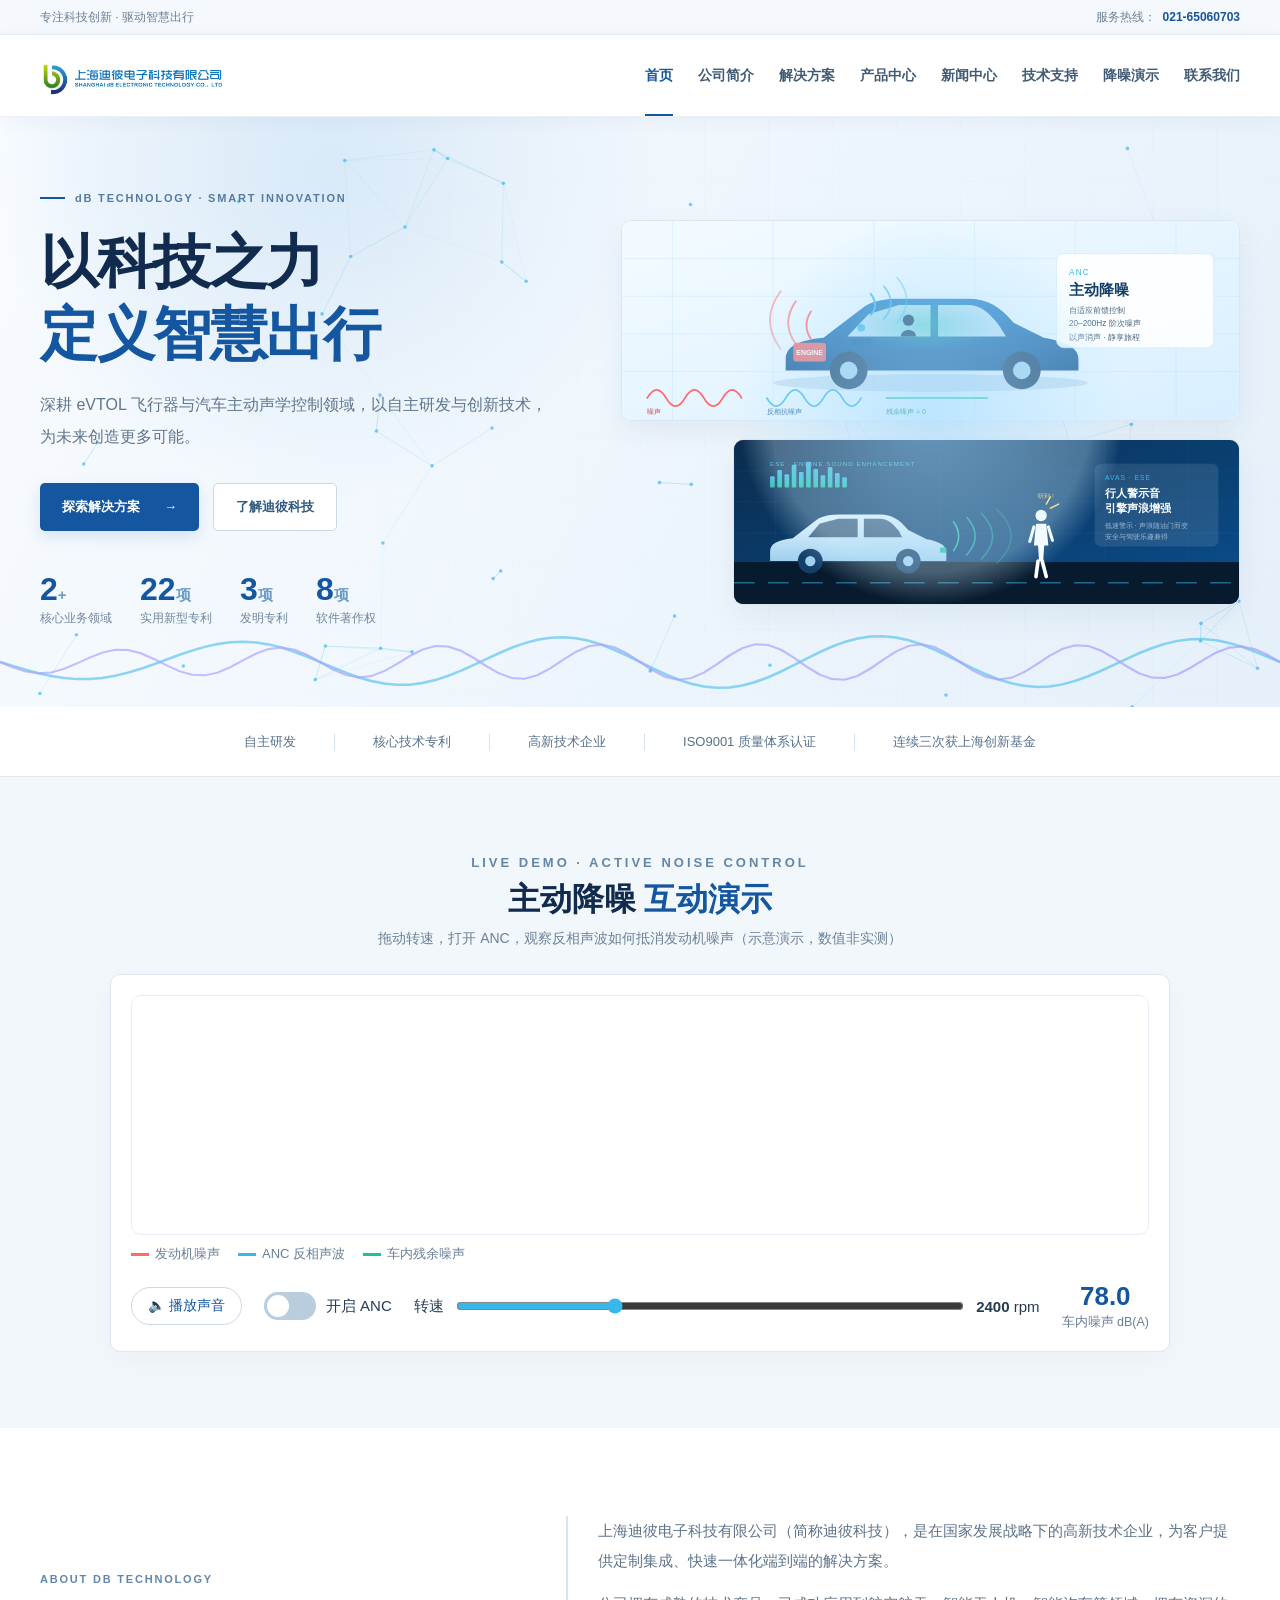
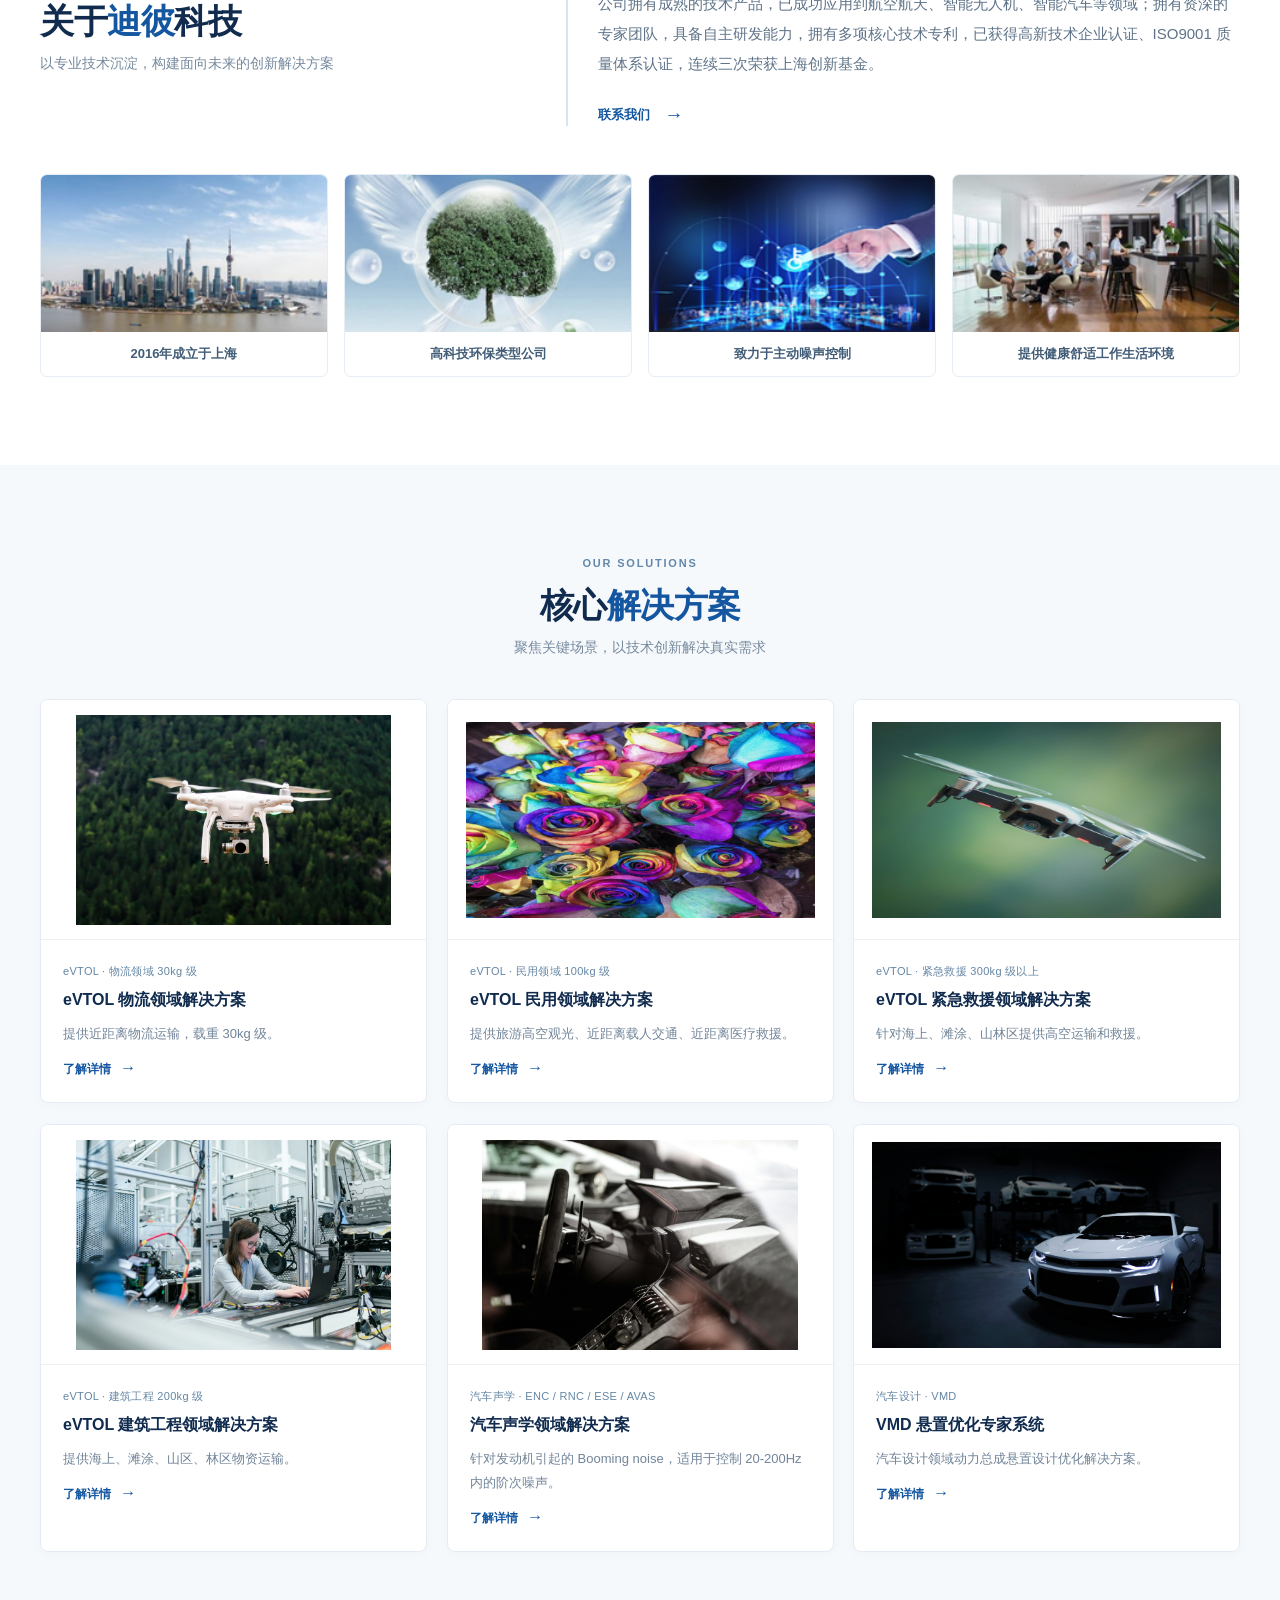
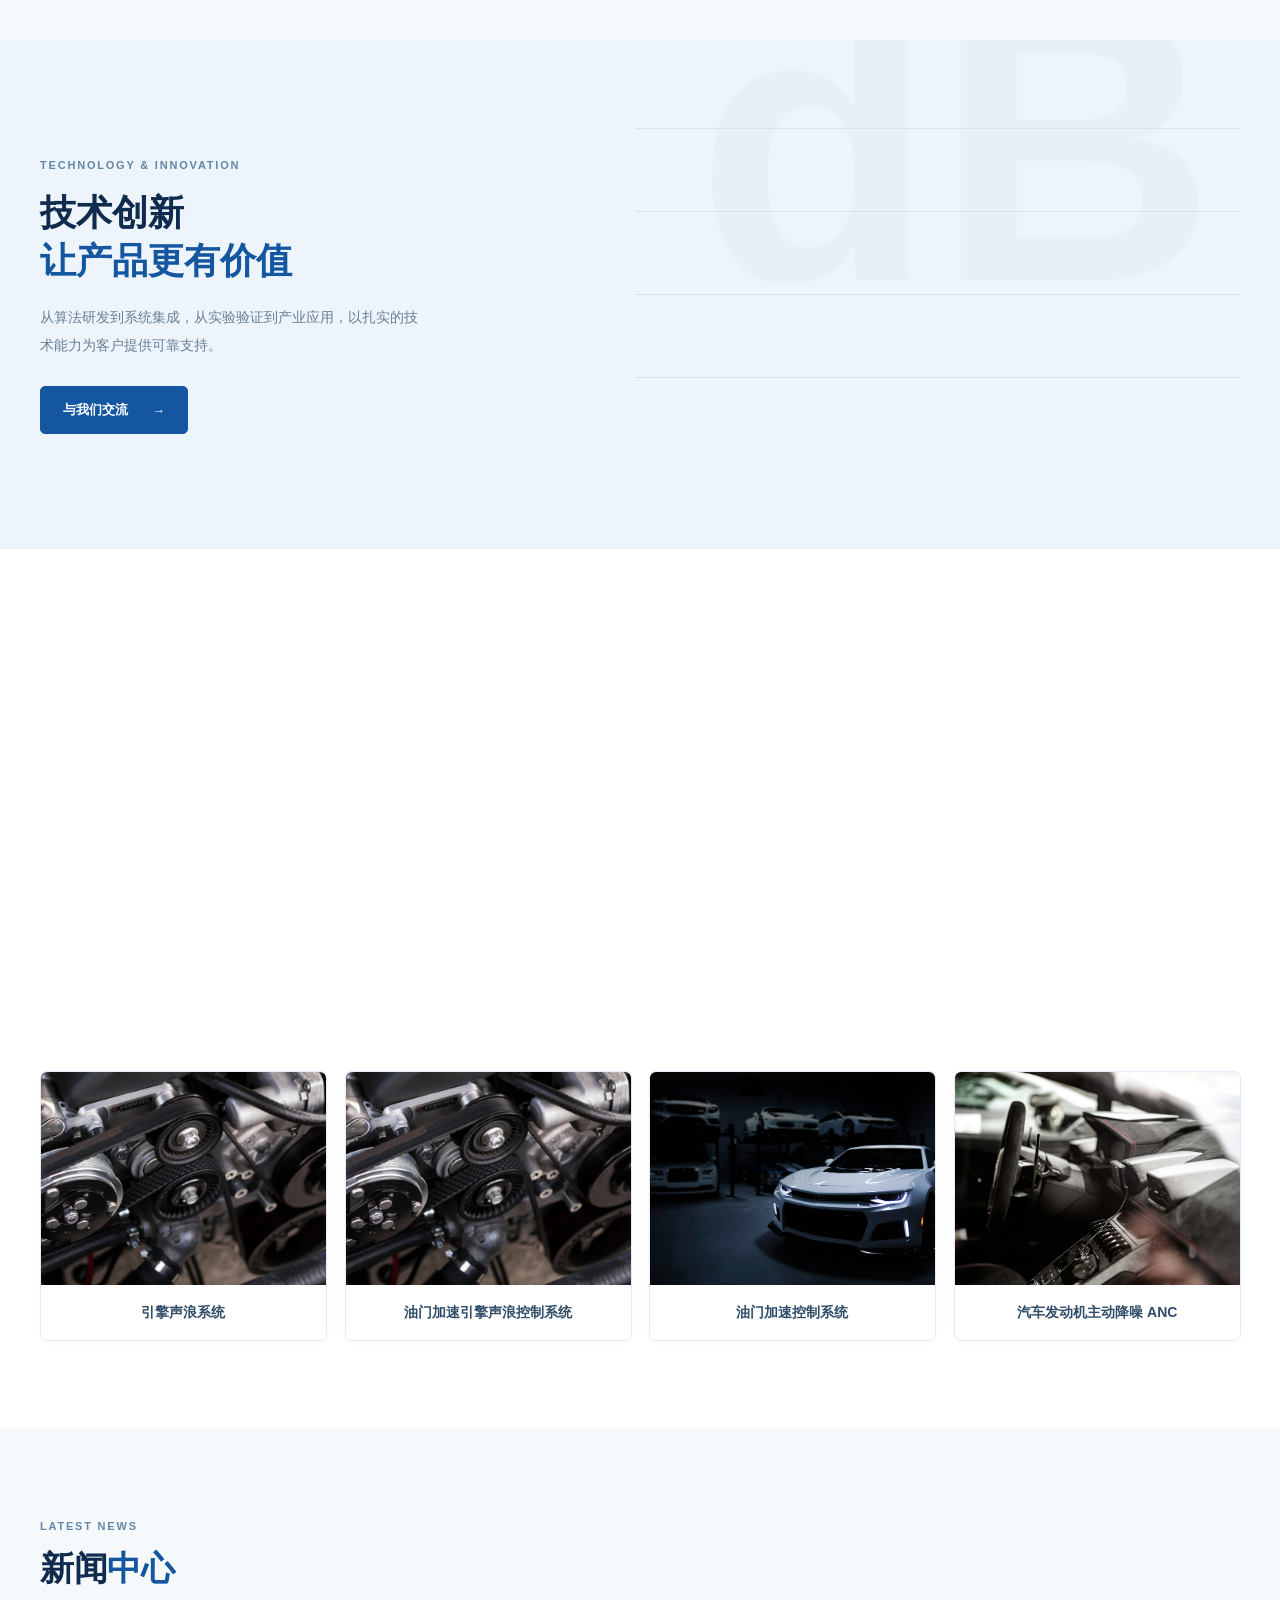
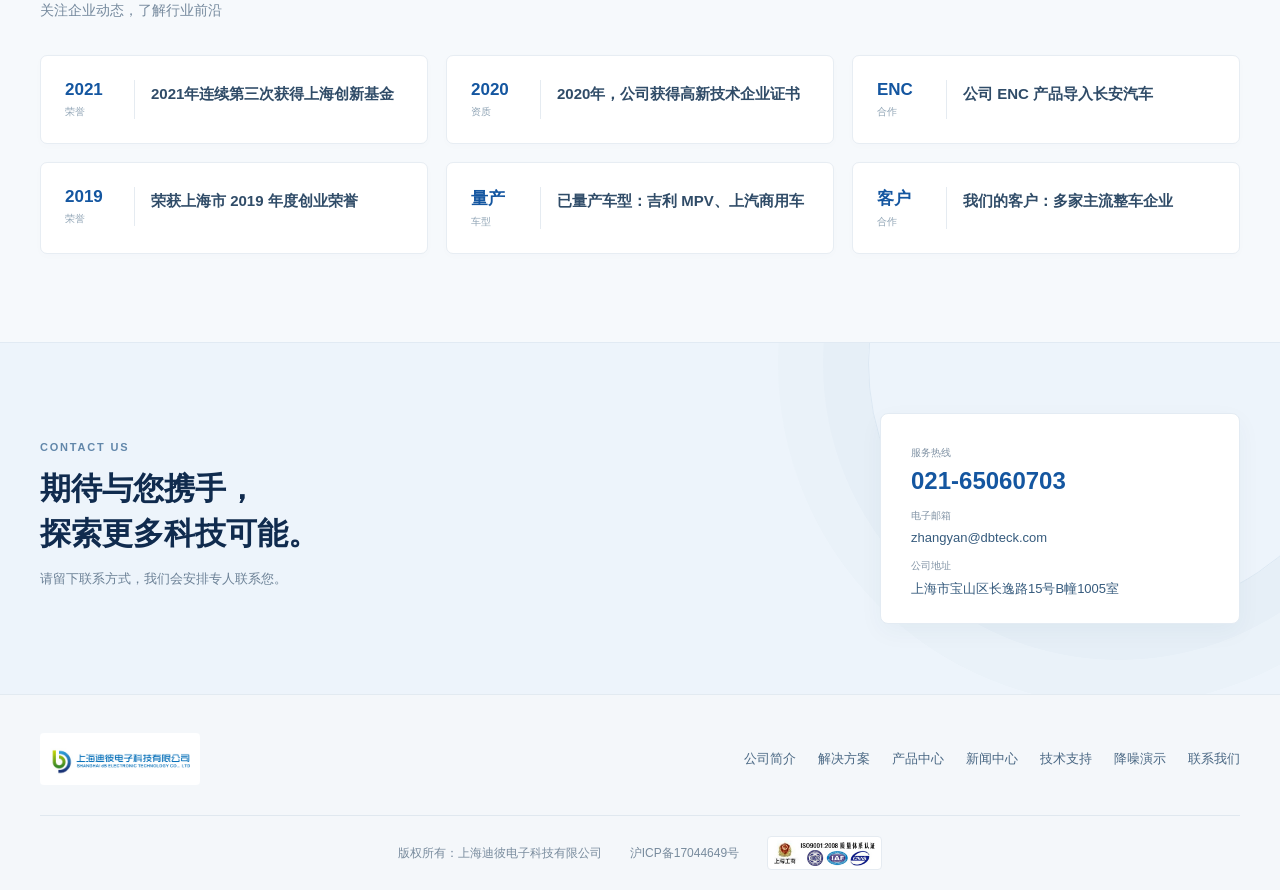
<file: dbtech_website_final/index.html>
<!DOCTYPE html>
<html lang="zh-CN">
<head>
  <meta charset="UTF-8">
  <meta name="viewport" content="width=device-width, initial-scale=1.0">
  <meta name="description" content="上海迪彼电子科技有限公司，专注 eVTOL 飞行器解决方案与汽车主动降噪技术。">
  <title>上海迪彼电子科技有限公司 - 科技连接未来</title>
  <link rel="stylesheet" href="styles.css">
  <link rel="stylesheet" href="tech.css">
  <link rel="stylesheet" href="tech-light.css">
  <link rel="stylesheet" href="hero-impact.css">
  <link rel="stylesheet" href="corporate.css">
</head>
<body>
  <div class="topline">
    <div class="container topbar">
      <span>专注科技创新 · 驱动智慧出行</span>
      <div class="top-contact">服务热线：<a href="tel:02165060703">021-65060703</a></div>
    </div>
  </div>

  <header class="site-header">
    <div class="container header-inner">
      <a class="brand" href="#home" aria-label="上海迪彼电子科技有限公司首页">
        <img src="images/logo.jpg" alt="上海迪彼电子科技有限公司 SHANGHAI dB ELECTRONIC TECHNOLOGY CO., LTD">
      </a>
      <button class="menu-toggle" aria-label="打开导航" aria-expanded="false"><span></span><span></span><span></span></button>
      <nav class="main-nav">
        <a class="active" href="#home">首页</a>
 <a href="#about">公司简介</a>
        <a href="#solutions">解决方案</a>
        <a href="#products">产品中心</a>
 <a href="#news">新闻中心</a>
 <a href="#technology">技术支持</a><a href="#anc-demo">降噪演示</a>
 <a href="#contact">联系我们</a>
      </nav>
    </div>
  </header>

  <main>
    <section class="hero" id="home">
      <div class="hero-grid"></div>
      <div class="container hero-content">
 <div class="hero-text">
   <div class="eyebrow"><span></span> dB TECHNOLOGY · SMART INNOVATION</div>
          <h1>以科技之力<br><em>定义智慧出行</em></h1>
   <p>深耕 eVTOL 飞行器与汽车主动声学控制领域，以自主研发与创新技术，为未来创造更多可能。</p>
   <div class="hero-actions">
     <a class="btn btn-primary" href="#solutions">探索解决方案 <span>→</span></a>
     <a class="btn btn-ghost" href="#about">了解迪彼科技</a>
   </div>
          <div class="hero-stats">
     <div><strong>2<span>+</span></strong><small>核心业务领域</small></div>
     <div><strong>22<span>项</span></strong><small>实用新型专利</small></div>
     <div><strong>3<span>项</span></strong><small>发明专利</small></div>
            <div><strong>8<span>项</span></strong><small>软件著作权</small></div>
          </div>
        </div>
 <div class="hero-visual">
          <div class="visual-glow"></div>
   <figure class="hero-card">
     <img src="images/hero-anc.svg" alt="ANC 主动降噪：以反相声波抵消发动机噪声">
          </figure>
          <figure class="hero-card hero-card-2">
     <img src="images/hero-avas.svg" alt="AVAS 行人警示音与 ESE 引擎声浪增强">
          </figure>
        </div>
      </div>
    </section>

    <section class="trust-strip">
      <div class="container trust-inner">
 <span>自主研发</span><i></i><span>核心技术专利</span><i></i><span>高新技术企业</span><i></i><span>ISO9001 质量体系认证</span><i></i><span>连续三次获上海创新基金</span>
      </div>
    </section>

    <section class="anc-section" id="anc-demo">
      <div class="anc-wrap">
        <div class="anc-head">
          <span class="section-en">LIVE DEMO · ACTIVE NOISE CONTROL</span>
          <h2>主动降噪 <span>互动演示</span></h2>
          <p>拖动转速，打开 ANC，观察反相声波如何抵消发动机噪声（示意演示，数值非实测）</p>
        </div>
        <div class="anc-panel">
          <canvas id="ancCanvas" aria-label="主动降噪波形演示"></canvas>
          <div class="anc-legend"><span class="l1">发动机噪声</span><span class="l2">ANC 反相声波</span><span class="l3">车内残余噪声</span></div>
          <div class="anc-controls">
            <button type="button" class="anc-sound" id="ancSound" aria-pressed="false">🔈 播放声音</button>
     <label class="anc-switch"><input type="checkbox" id="ancSwitch"><i></i><span>开启 ANC</span></label>
            <label class="anc-slider"><span>转速</span><input type="range" id="ancRpm" min="800" max="6000" value="2400" step="100"><span><b id="ancRpmOut">2400</b> rpm</span></label>
            <div class="anc-readout"><div><b id="ancDb">78.0</b><small>车内噪声 dB(A)</small></div></div>
          </div>
        </div>
      </div>
    </section>
    <section class="section about-section" id="about">
      <div class="container">
        <div class="about-layout">
   <div class="section-heading">
     <span class="section-en">ABOUT DB TECHNOLOGY</span>
     <h2>关于<span>迪彼</span>科技</h2>
     <p>以专业技术沉淀，构建面向未来的创新解决方案</p>
   </div>
          <div class="about-copy">
     <p>上海迪彼电子科技有限公司（简称迪彼科技），是在国家发展战略下的高新技术企业，为客户提供定制集成、快速一体化端到端的解决方案。</p>
     <p>公司拥有成熟的技术产品，已成功应用到航空航天、智能无人机、智能汽车等领域；拥有资深的专家团队，具备自主研发能力，拥有多项核心技术专利，已获得高新技术企业认证、ISO9001 质量体系认证，连续三次荣获上海创新基金。</p>
     <a class="text-link" href="#contact">联系我们 <span>→</span></a>
   </div>
        </div>
        <div class="about-photos">
          <figure><img loading="lazy" src="images/about-1.jpg" alt="上海外滩"><figcaption>2016年成立于上海</figcaption></figure>
          <figure><img loading="lazy" src="images/about-2.jpg" alt="环保"><figcaption>高科技环保类型公司</figcaption></figure>
   <figure><img loading="lazy" src="images/about-3.jpg" alt="主动噪声控制"><figcaption>致力于主动噪声控制</figcaption></figure>
   <figure><img loading="lazy" src="images/about-4.jpg" alt="办公环境"><figcaption>提供健康舒适工作生活环境</figcaption></figure>
        </div>
      </div>
    </section>

    <section class="section solutions-section" id="solutions">
      <div class="container">
        <div class="section-heading centered">
   <span class="section-en">OUR SOLUTIONS</span>
   <h2>核心<span>解决方案</span></h2>
   <p>聚焦关键场景，以技术创新解决真实需求</p>
 </div>
        <div class="solution-grid">
   <article class="solution-card"><div class="solution-img"><img loading="lazy" src="images/sol-2.jpg" alt="eVTOL 物流领域"></div><div class="solution-info"><span class="card-kicker">eVTOL · 物流领域 30kg 级</span><h3>eVTOL 物流领域解决方案</h3><p>提供近距离物流运输，载重 30kg 级。</p><a href="#contact">了解详情 <b>→</b></a></div></article>
          <article class="solution-card"><div class="solution-img"><img loading="lazy" src="images/sol-3.jpg" alt="eVTOL 民用领域"></div><div class="solution-info"><span class="card-kicker">eVTOL · 民用领域 100kg 级</span><h3>eVTOL 民用领域解决方案</h3><p>提供旅游高空观光、近距离载人交通、近距离医疗救援。</p><a href="#contact">了解详情 <b>→</b></a></div></article>
   <article class="solution-card"><div class="solution-img"><img loading="lazy" src="images/sol-1.jpg" alt="eVTOL 紧急救援领域"></div><div class="solution-info"><span class="card-kicker">eVTOL · 紧急救援 300kg 级以上</span><h3>eVTOL 紧急救援领域解决方案</h3><p>针对海上、滩涂、山林区提供高空运输和救援。</p><a href="#contact">了解详情 <b>→</b></a></div></article>
          <article class="solution-card"><div class="solution-img"><img loading="lazy" src="images/sol-4.jpg" alt="eVTOL 建筑工程领域"></div><div class="solution-info"><span class="card-kicker">eVTOL · 建筑工程 200kg 级</span><h3>eVTOL 建筑工程领域解决方案</h3><p>提供海上、滩涂、山区、林区物资运输。</p><a href="#contact">了解详情 <b>→</b></a></div></article>
   <article class="solution-card"><div class="solution-img"><img loading="lazy" src="images/sol-5.jpg" alt="汽车声学领域"></div><div class="solution-info"><span class="card-kicker">汽车声学 · ENC / RNC / ESE / AVAS</span><h3>汽车声学领域解决方案</h3><p>针对发动机引起的 Booming noise，适用于控制 20-200Hz 内的阶次噪声。</p><a href="#contact">了解详情 <b>→</b></a></div></article>
          <article class="solution-card"><div class="solution-img"><img loading="lazy" src="images/sol-6.jpg" alt="汽车设计领域 VMD"></div><div class="solution-info"><span class="card-kicker">汽车设计 · VMD</span><h3>VMD 悬置优化专家系统</h3><p>汽车设计领域动力总成悬置设计优化解决方案。</p><a href="#contact">了解详情 <b>→</b></a></div></article>
        </div>
      </div>
    </section>

    <section class="section technology-section" id="technology">
      <div class="container technology-layout">
        <div class="tech-copy">
          <span class="section-en">TECHNOLOGY & INNOVATION</span>
          <h2>技术创新<br><span>让产品更有价值</span></h2>
          <p>从算法研发到系统集成，从实验验证到产业应用，以扎实的技术能力为客户提供可靠支持。</p>
   <a class="btn btn-light" href="#contact">与我们交流 <span>→</span></a>
        </div>
        <div class="tech-features">
          <div class="tech-feature"><b>01</b><div><strong>自主研发能力</strong><small>资深专家团队持续开展核心技术研发</small></div><span>↗</span></div>
          <div class="tech-feature"><b>02</b><div><strong>多项技术专利</strong><small>发明专利 3 项、实用新型 22 项、软件著作权 8 项</small></div><span>↗</span></div>
          <div class="tech-feature"><b>03</b><div><strong>系统集成经验</strong><small>定制集成、快速一体化端到端解决方案</small></div><span>↗</span></div>
          <div class="tech-feature"><b>04</b><div><strong>质量体系保障</strong><small>ISO9001 质量体系认证</small></div><span>↗</span></div>
        </div>
      </div>
    </section>

    <section class="section products-section" id="products">
      <div class="container">
        <div class="section-heading">
          <span class="section-en">PRODUCT CENTER</span>
   <h2>产品<span>中心</span></h2>
          <p>围绕低空飞行与汽车声学，持续拓展技术应用边界</p>
 </div>
        <div class="product-grid">
   <a class="product-card" href="#contact"><div class="product-img"><img loading="lazy" src="images/product-8.jpg" alt="EVTOL 载人飞行器"></div><h3>EVTOL 载人飞行器</h3></a>
   <a class="product-card" href="#contact"><div class="product-img"><img loading="lazy" src="images/product-7.jpg" alt="ANC&ESE&AVAS 数字模块"></div><h3>ANC&amp;ESE&amp;AVAS 数字模块</h3></a>
          <a class="product-card" href="#contact"><div class="product-img"><img loading="lazy" src="images/product-6.jpg" alt="VMD 动力总成悬置设计"></div><h3>VMD 动力总成悬置设计专家系统</h3></a>
          <a class="product-card" href="#contact"><div class="product-img"><img loading="lazy" src="images/product-4.jpg" alt="荣获 2019 年创业在上海"></div><h3>荣获“2019年创业在上海”</h3></a>
          <a class="product-card" href="#contact"><div class="product-img"><img loading="lazy" src="images/product-5.jpg" alt="引擎声浪系统"></div><h3>引擎声浪系统</h3></a>
          <a class="product-card" href="#contact"><div class="product-img"><img loading="lazy" src="images/product-3.jpg" alt="油门加速引擎声浪控制系统"></div><h3>油门加速引擎声浪控制系统</h3></a>
   <a class="product-card" href="#contact"><div class="product-img"><img loading="lazy" src="images/product-2.jpg" alt="油门加速控制系统"></div><h3>油门加速控制系统</h3></a>
          <a class="product-card" href="#contact"><div class="product-img"><img loading="lazy" src="images/product-1.jpg" alt="汽车发动机主动降噪"></div><h3>汽车发动机主动降噪 ANC</h3></a>
        </div>
      </div>
    </section>

    <section class="section news-section" id="news">
      <div class="container">
        <div class="news-heading"><div class="section-heading"><span class="section-en">LATEST NEWS</span><h2>新闻<span>中心</span></h2><p>关注企业动态，了解行业前沿</p></div></div>
 <div class="news-grid">
   <article class="news-card"><div class="news-date"><strong>2021</strong><span>荣誉</span></div><div><h3>2021年连续第三次获得上海创新基金</h3></div></article>
          <article class="news-card"><div class="news-date"><strong>2020</strong><span>资质</span></div><div><h3>2020年，公司获得高新技术企业证书</h3></div></article>
   <article class="news-card"><div class="news-date"><strong>ENC</strong><span>合作</span></div><div><h3>公司 ENC 产品导入长安汽车</h3></div></article>
          <article class="news-card"><div class="news-date"><strong>2019</strong><span>荣誉</span></div><div><h3>荣获上海市 2019 年度创业荣誉</h3></div></article>
          <article class="news-card"><div class="news-date"><strong>量产</strong><span>车型</span></div><div><h3>已量产车型：吉利 MPV、上汽商用车</h3></div></article>
          <article class="news-card"><div class="news-date"><strong>客户</strong><span>合作</span></div><div><h3>我们的客户：多家主流整车企业</h3></div></article>
 </div>
      </div>
    </section>

    <section class="contact-banner" id="contact">
      <div class="container contact-inner">
        <div><span class="section-en">CONTACT US</span><h2>期待与您携手，<br>探索更多科技可能。</h2><p>请留下联系方式，我们会安排专人联系您。</p></div>
        <div class="contact-card"><span>服务热线</span><a class="contact-number" href="tel:02165060703">021-65060703</a><span>电子邮箱</span><a href="mailto:zhangyan@dbteck.com">zhangyan@dbteck.com</a><span>公司地址</span><p>上海市宝山区长逸路15号B幢1005室</p></div>
      </div>
    </section>
  </main>

  <footer class="site-footer">
    <div class="container footer-main">
      <a class="brand footer-brand" href="#home"><img src="images/logo.jpg" alt="上海迪彼电子科技有限公司"></a>
      <div class="footer-links"><a href="#about">公司简介</a><a href="#solutions">解决方案</a><a href="#products">产品中心</a><a href="#news">新闻中心</a><a href="#technology">技术支持</a><a href="#anc-demo">降噪演示</a><a href="#contact">联系我们</a></div>
    </div>
    <div class="container footer-bottom">
      <span>版权所有：上海迪彼电子科技有限公司</span>
      <span>沪ICP备17044649号</span>
      <img class="cert" src="images/cert.jpg" alt="上海工商 ISO9001:2008 质量体系认证 IAF CNAS">
    </div>
  </footer>
  <button class="back-top" aria-label="返回顶部">↑</button>
  <script src="script.js"></script>
  <script src="tech.js"></script>
  <script src="hero-impact.js"></script>
  <script src="anc-audio.js"></script>
</body>
</html>
</file>
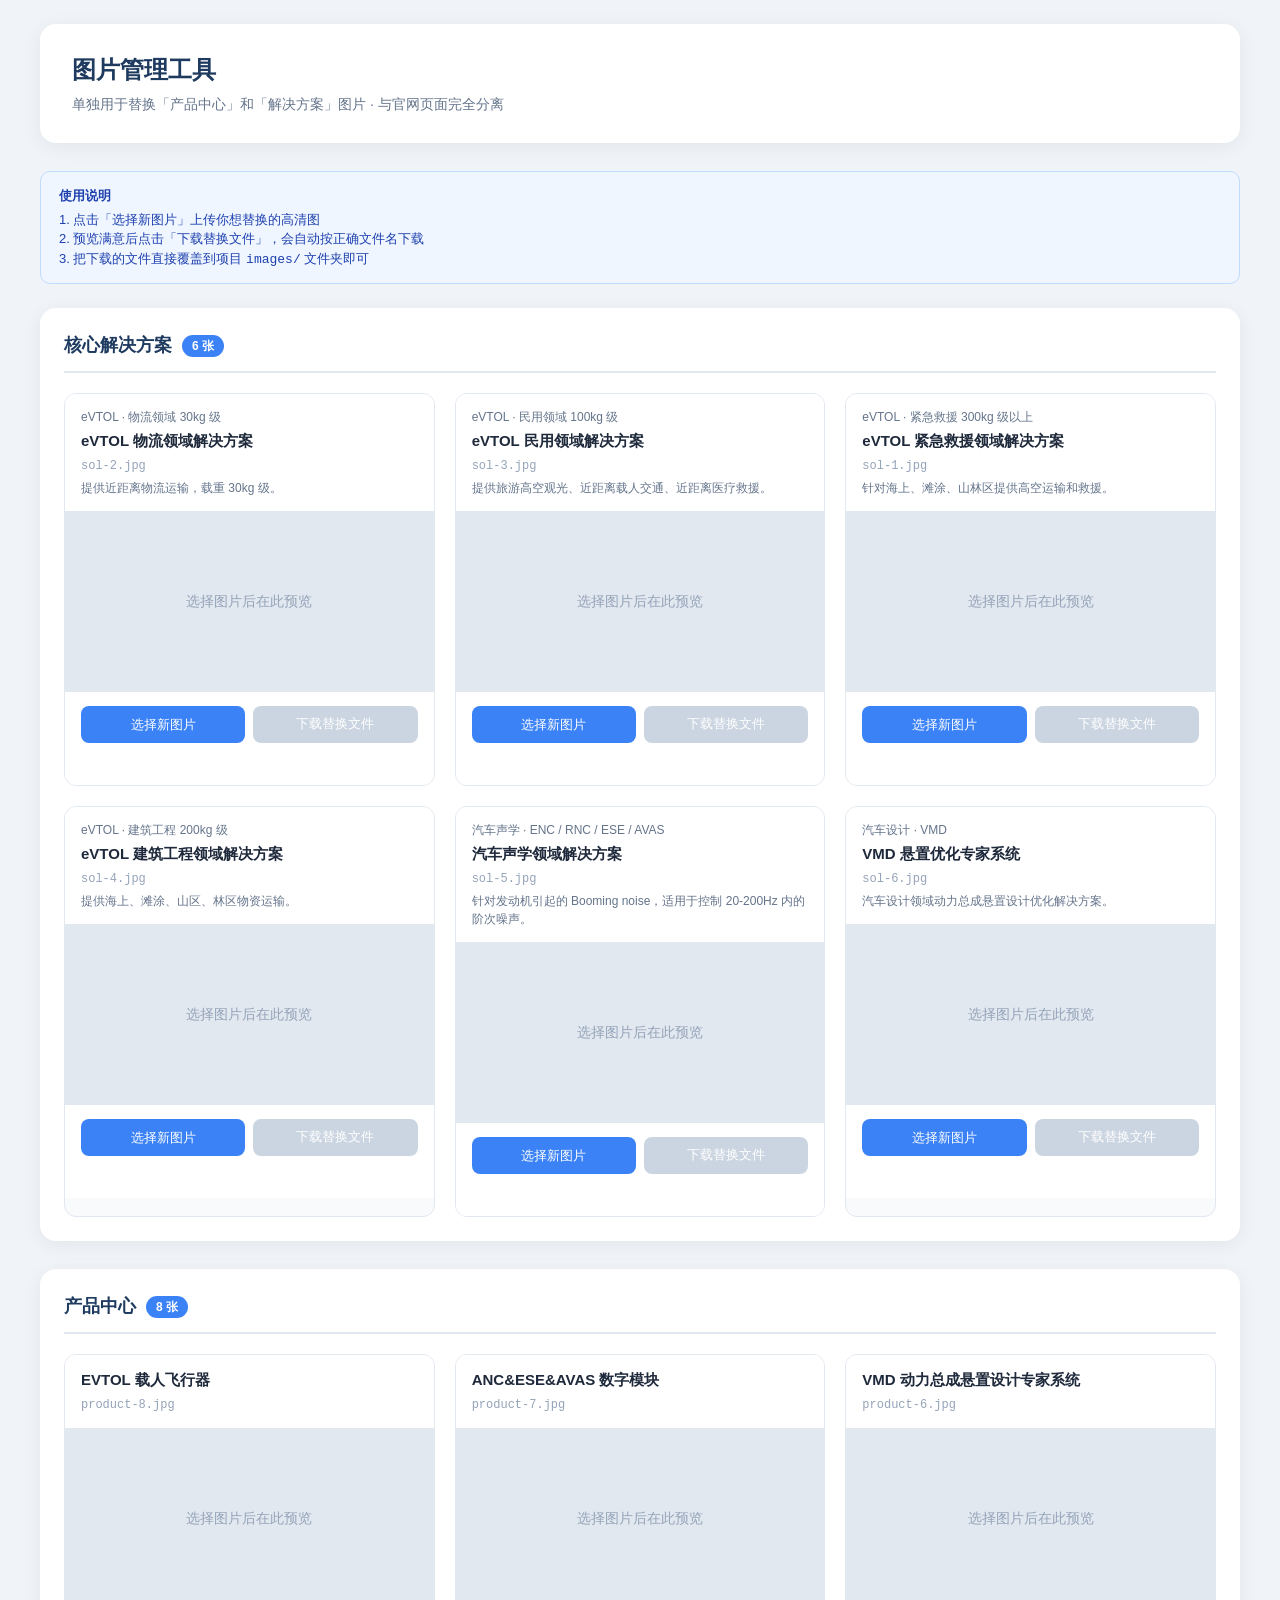
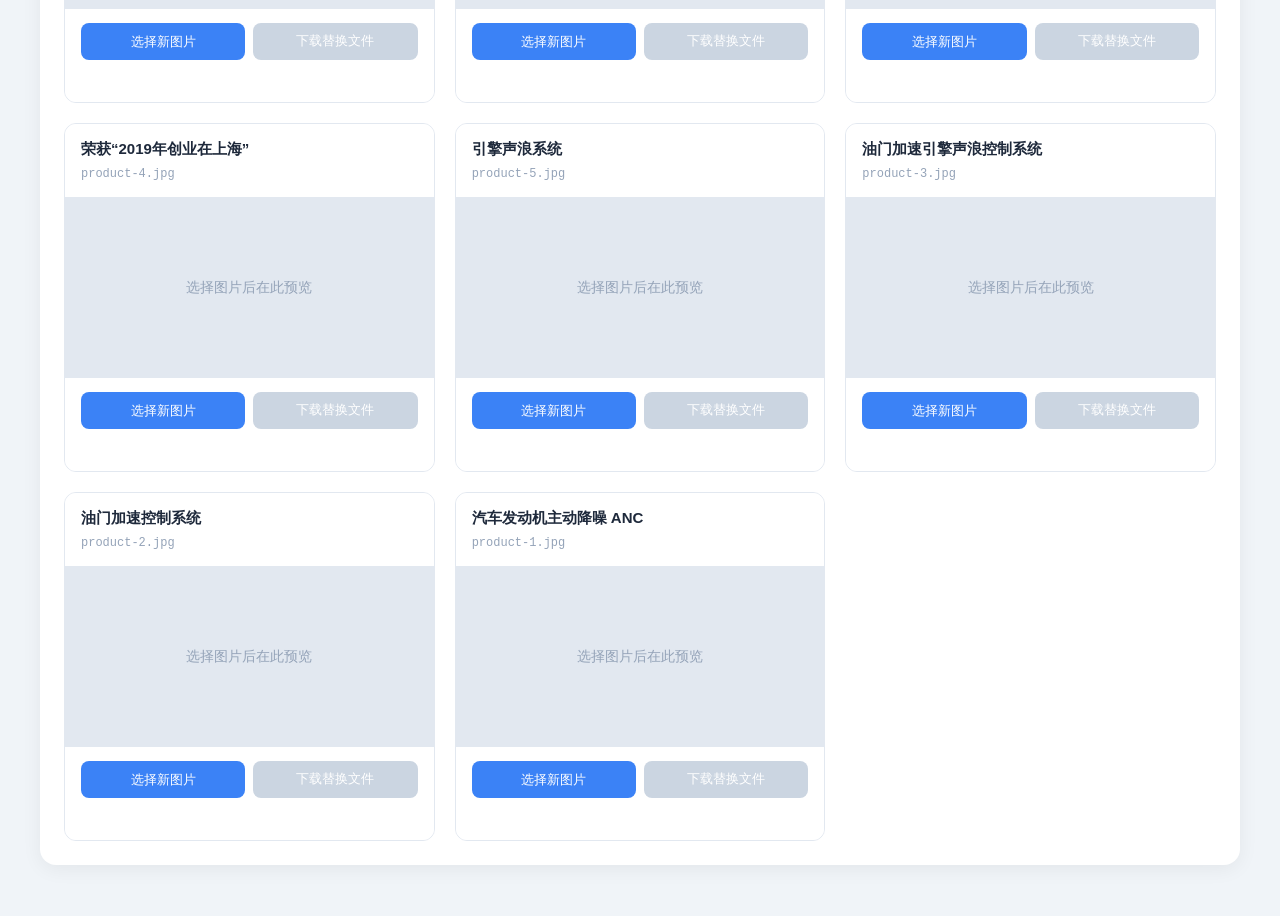
<file: image-admin/index.html>
<!DOCTYPE html>
<html lang="zh-CN">
<head>
  <meta charset="UTF-8">
  <meta name="viewport" content="width=device-width, initial-scale=1.0">
  <title>图片管理工具 - 迪彼科技</title>
  <style>
    * { box-sizing: border-box; margin: 0; padding: 0; }
    body {
      font-family: -apple-system, BlinkMacSystemFont, "Segoe UI", Roboto, "Helvetica Neue", Arial, sans-serif;
      background: #f0f4f8;
      color: #1a202c;
      line-height: 1.5;
      padding: 24px;
    }
    .container { max-width: 1200px; margin: 0 auto; }
    header {
      background: white;
      border-radius: 16px;
      padding: 28px 32px;
      margin-bottom: 28px;
      box-shadow: 0 4px 20px rgba(0,0,0,0.06);
    }
    header h1 { font-size: 24px; font-weight: 700; color: #1e3a5f; }
    header p { color: #64748b; margin-top: 6px; font-size: 14px; }
    .section {
      background: white;
      border-radius: 16px;
      padding: 24px;
      margin-bottom: 28px;
      box-shadow: 0 4px 20px rgba(0,0,0,0.06);
    }
    .section-title {
      font-size: 18px;
      font-weight: 600;
      color: #1e3a5f;
      margin-bottom: 20px;
      padding-bottom: 12px;
      border-bottom: 2px solid #e2e8f0;
      display: flex;
      align-items: center;
      gap: 10px;
    }
    .section-title span {
      background: #3b82f6;
      color: white;
      font-size: 12px;
      padding: 2px 10px;
      border-radius: 999px;
    }
    .grid {
      display: grid;
      grid-template-columns: repeat(auto-fill, minmax(320px, 1fr));
      gap: 20px;
    }
    .card {
      border: 1px solid #e2e8f0;
      border-radius: 12px;
      overflow: hidden;
      background: #f8fafc;
      transition: box-shadow 0.2s;
    }
    .card:hover { box-shadow: 0 8px 25px rgba(0,0,0,0.08); }
    .card-header {
      padding: 14px 16px;
      background: white;
      border-bottom: 1px solid #e2e8f0;
    }
    .card-kicker {
      font-size: 12px;
      color: #64748b;
      margin-bottom: 4px;
    }
    .card-title {
      font-size: 15px;
      font-weight: 600;
      color: #1e293b;
    }
    .card-filename {
      font-size: 12px;
      color: #94a3b8;
      margin-top: 4px;
      font-family: monospace;
    }
    .preview-area {
      height: 180px;
      background: #e2e8f0;
      display: flex;
      align-items: center;
      justify-content: center;
      overflow: hidden;
      position: relative;
    }
    .preview-area img {
      max-width: 100%;
      max-height: 100%;
      object-fit: contain;
    }
    .preview-area .placeholder {
      color: #94a3b8;
      font-size: 14px;
    }
    .card-actions {
      padding: 14px 16px;
      display: flex;
      flex-direction: column;
      gap: 10px;
      background: white;
    }
    .btn-row {
      display: flex;
      gap: 8px;
    }
    label.file-btn {
      flex: 1;
      display: inline-flex;
      align-items: center;
      justify-content: center;
      gap: 6px;
      padding: 9px 12px;
      background: #3b82f6;
      color: white;
      border-radius: 8px;
      font-size: 13px;
      font-weight: 500;
      cursor: pointer;
      transition: background 0.15s;
    }
    label.file-btn:hover { background: #2563eb; }
    label.file-btn input { display: none; }
    button.download-btn {
      flex: 1;
      padding: 9px 12px;
      background: #10b981;
      color: white;
      border: none;
      border-radius: 8px;
      font-size: 13px;
      font-weight: 500;
      cursor: pointer;
      transition: background 0.15s;
    }
    button.download-btn:hover { background: #059669; }
    button.download-btn:disabled {
      background: #cbd5e1;
      cursor: not-allowed;
    }
    .status {
      font-size: 12px;
      color: #64748b;
      min-height: 18px;
    }
    .status.success { color: #059669; }
    .status.error { color: #dc2626; }
    .tip {
      background: #eff6ff;
      border: 1px solid #bfdbfe;
      border-radius: 10px;
      padding: 14px 18px;
      font-size: 13px;
      color: #1e40af;
      margin-bottom: 24px;
    }
    .tip strong { display: block; margin-bottom: 4px; }
  </style>
</head>
<body>
  <div class="container">
    <header>
      <h1>图片管理工具</h1>
      <p>单独用于替换「产品中心」和「解决方案」图片 · 与官网页面完全分离</p>
    </header>

    <div class="tip">
      <strong>使用说明</strong>
      1. 点击「选择新图片」上传你想替换的高清图<br>
      2. 预览满意后点击「下载替换文件」，会自动按正确文件名下载<br>
      3. 把下载的文件直接覆盖到项目 <code>images/</code> 文件夹即可
    </div>

    <!-- 解决方案 -->
    <div class="section">
      <div class="section-title">
        核心解决方案
        <span>6 张</span>
      </div>
      <div class="grid" id="solutions-grid"></div>
    </div>

    <!-- 产品中心 -->
    <div class="section">
      <div class="section-title">
        产品中心
        <span>8 张</span>
      </div>
      <div class="grid" id="products-grid"></div>
    </div>
  </div>

  <script>
    // 明确的标题与文件名对应关系
    const solutions = [
      {
        id: "sol-2",
        filename: "sol-2.jpg",
        kicker: "eVTOL · 物流领域 30kg 级",
        title: "eVTOL 物流领域解决方案",
        desc: "提供近距离物流运输，载重 30kg 级。"
      },
      {
        id: "sol-3",
        filename: "sol-3.jpg",
        kicker: "eVTOL · 民用领域 100kg 级",
        title: "eVTOL 民用领域解决方案",
        desc: "提供旅游高空观光、近距离载人交通、近距离医疗救援。"
      },
      {
        id: "sol-1",
        filename: "sol-1.jpg",
        kicker: "eVTOL · 紧急救援 300kg 级以上",
        title: "eVTOL 紧急救援领域解决方案",
        desc: "针对海上、滩涂、山林区提供高空运输和救援。"
      },
      {
        id: "sol-4",
        filename: "sol-4.jpg",
        kicker: "eVTOL · 建筑工程 200kg 级",
        title: "eVTOL 建筑工程领域解决方案",
        desc: "提供海上、滩涂、山区、林区物资运输。"
      },
      {
        id: "sol-5",
        filename: "sol-5.jpg",
        kicker: "汽车声学 · ENC / RNC / ESE / AVAS",
        title: "汽车声学领域解决方案",
        desc: "针对发动机引起的 Booming noise，适用于控制 20-200Hz 内的阶次噪声。"
      },
      {
        id: "sol-6",
        filename: "sol-6.jpg",
        kicker: "汽车设计 · VMD",
        title: "VMD 悬置优化专家系统",
        desc: "汽车设计领域动力总成悬置设计优化解决方案。"
      }
    ];

    const products = [
      {
        id: "product-8",
        filename: "product-8.jpg",
        title: "EVTOL 载人飞行器"
      },
      {
        id: "product-7",
        filename: "product-7.jpg",
        title: "ANC&ESE&AVAS 数字模块"
      },
      {
        id: "product-6",
        filename: "product-6.jpg",
        title: "VMD 动力总成悬置设计专家系统"
      },
      {
        id: "product-4",
        filename: "product-4.jpg",
        title: "荣获“2019年创业在上海”"
      },
      {
        id: "product-5",
        filename: "product-5.jpg",
        title: "引擎声浪系统"
      },
      {
        id: "product-3",
        filename: "product-3.jpg",
        title: "油门加速引擎声浪控制系统"
      },
      {
        id: "product-2",
        filename: "product-2.jpg",
        title: "油门加速控制系统"
      },
      {
        id: "product-1",
        filename: "product-1.jpg",
        title: "汽车发动机主动降噪 ANC"
      }
    ];

    // 当前选择的新文件（内存中）
    const selectedFiles = {};

    function createCard(item, type) {
      const card = document.createElement("div");
      card.className = "card";
      card.id = `card-${item.id}`;

      const kickerHtml = item.kicker ? `<div class="card-kicker">${item.kicker}</div>` : "";
      const descHtml = item.desc ? `<div style="font-size:12px;color:#64748b;margin-top:4px;">${item.desc}</div>` : "";

      card.innerHTML = `
        <div class="card-header">
          ${kickerHtml}
          <div class="card-title">${item.title}</div>
          <div class="card-filename">${item.filename}</div>
          ${descHtml}
        </div>
        <div class="preview-area" id="preview-${item.id}">
          <div class="placeholder">选择图片后在此预览</div>
        </div>
        <div class="card-actions">
          <div class="btn-row">
            <label class="file-btn">
              选择新图片
              <input type="file" accept="image/*" data-id="${item.id}" data-filename="${item.filename}">
            </label>
            <button class="download-btn" disabled data-id="${item.id}" data-filename="${item.filename}">
              下载替换文件
            </button>
          </div>
          <div class="status" id="status-${item.id}"></div>
        </div>
      `;

      // 事件绑定
      const fileInput = card.querySelector('input[type="file"]');
      const downloadBtn = card.querySelector('.download-btn');
      const preview = card.querySelector(`#preview-${item.id}`);
      const status = card.querySelector(`#status-${item.id}`);

      fileInput.addEventListener("change", (e) => {
        const file = e.target.files[0];
        if (!file) return;

        if (!file.type.startsWith("image/")) {
          status.textContent = "请选择图片文件";
          status.className = "status error";
          return;
        }

        selectedFiles[item.id] = file;
        const url = URL.createObjectURL(file);
        preview.innerHTML = `<img src="${url}" alt="预览">`;
        downloadBtn.disabled = false;
        status.textContent = `已选择：${file.name} (${(file.size/1024).toFixed(0)} KB)`;
        status.className = "status success";
      });

      downloadBtn.addEventListener("click", () => {
        const file = selectedFiles[item.id];
        if (!file) return;

        // 创建正确文件名的下载
        const a = document.createElement("a");
        a.href = URL.createObjectURL(file);
        a.download = item.filename;   // 强制使用正确的文件名
        document.body.appendChild(a);
        a.click();
        document.body.removeChild(a);

        status.textContent = `已下载 ${item.filename}，请覆盖到 images/ 文件夹`;
        status.className = "status success";
      });

      return card;
    }

    // 渲染
    const solutionsGrid = document.getElementById("solutions-grid");
    solutions.forEach(item => solutionsGrid.appendChild(createCard(item, "solution")));

    const productsGrid = document.getElementById("products-grid");
    products.forEach(item => productsGrid.appendChild(createCard(item, "product")));
  </script>
</body>
</html>
</file>
<file: dbtech_website_final/styles.css>
:root{--blue:#0879c9;--deep:#07559b;--navy:#123e68;--cyan:#38b8e8;--ink:#18334d;--muted:#71869a;--pale:#eef8ff;--line:#e3edf5;--white:#fff}
*{box-sizing:border-box}html{scroll-behavior:smooth;scroll-padding-top:90px}body{margin:0;color:var(--ink);font-family:"DM Sans","Noto Sans SC",sans-serif;background:#fff}a{color:inherit;text-decoration:none}.container{width:min(1180px,calc(100% - 48px));margin:auto}
.topline{background:#f5faff;border-bottom:1px solid #e9f2f8;font-size:12px;color:#7890a6}.topbar{height:34px;display:flex;align-items:center;justify-content:space-between}.top-contact{display:flex;align-items:center;gap:7px}.top-contact a{font-weight:700;color:var(--blue)}.phone-icon{font-size:15px;color:var(--blue)}
.site-header{height:86px;background:#fff;position:sticky;top:0;z-index:20;box-shadow:0 5px 22px #164c7510}.header-inner{height:100%;display:flex;align-items:center;justify-content:space-between}.brand{display:flex;align-items:center;gap:13px;min-width:320px}.brand-mark{width:48px;height:48px;position:relative;display:inline-block}.brand-mark b{position:absolute;inset:0 3px 0 0;border:7px solid #238bc9;border-left-color:#91c900;border-bottom-color:#173f83;border-radius:7px 26px 26px 26px;transform:rotate(0deg)}.brand-mark i{position:absolute;left:9px;top:9px;width:27px;height:27px;border:6px solid #6fb52b;border-top-color:transparent;border-right-color:#258bc8;border-radius:50%}.brand-copy strong{display:block;font-size:20px;letter-spacing:.5px;color:#1475b7;font-weight:800}.brand-copy small{display:block;color:#3488bd;font-size:9px;letter-spacing:1.15px;margin-top:3px;font-weight:700}.main-nav{height:100%;display:flex;align-items:center;gap:30px}.main-nav a{height:100%;display:flex;align-items:center;position:relative;font-size:14px;font-weight:600;color:#49647c;transition:.2s}.main-nav a:after{content:"";position:absolute;bottom:0;left:0;width:0;height:3px;background:var(--blue);transition:.25s}.main-nav a:hover,.main-nav a.active{color:var(--blue)}.main-nav a:hover:after,.main-nav a.active:after{width:100%}.menu-toggle{display:none}
.hero{min-height:620px;position:relative;overflow:hidden;background:linear-gradient(115deg,#f5fbff 0%,#e7f5ff 52%,#d8efff 100%)}.hero:before{content:"";position:absolute;width:720px;height:720px;border-radius:50%;right:-80px;top:-250px;background:radial-gradient(circle,#b9e5ff 0%,#d9f0ff 43%,transparent 70%)}.hero-grid{position:absolute;inset:0;background-image:linear-gradient(#8ec8ed20 1px,transparent 1px),linear-gradient(90deg,#8ec8ed20 1px,transparent 1px);background-size:54px 54px;mask-image:linear-gradient(90deg,transparent,#000 60%,#000)}.hero-content{min-height:620px;display:grid;grid-template-columns: .95fr 1.05fr;align-items:center;position:relative}.hero-text{padding:50px 0 68px;z-index:2}.eyebrow,.section-en{font-size:11px;letter-spacing:2.2px;color:var(--blue);font-weight:700}.eyebrow{display:flex;align-items:center;gap:10px}.eyebrow span{width:25px;height:2px;background:#8fc900}.hero h1{font-size:56px;line-height:1.22;letter-spacing:-1.5px;margin:25px 0 18px;color:#173e63;font-weight:800}.hero h1 em{font-style:normal;color:#087bc7}.hero-text>p{font-size:15px;line-height:2;color:#607b92}.hero-actions{display:flex;gap:14px;margin-top:30px}.btn{height:48px;padding:0 22px;display:inline-flex;align-items:center;gap:24px;border-radius:4px;font-size:13px;font-weight:700;transition:.25s}.btn-primary{background:linear-gradient(110deg,#087bc9,#07569e);color:#fff;box-shadow:0 9px 22px #087bc933}.btn-primary:hover{transform:translateY(-3px);box-shadow:0 13px 25px #087bc944}.btn-ghost{border:1px solid #b5d5eb;color:#28648f;background:#ffffff80}.btn-ghost:hover{background:#fff}.hero-stats{display:flex;gap:36px;margin-top:50px}.hero-stats div{display:flex;flex-direction:column;gap:2px}.hero-stats strong{font-size:28px;color:#145d96}.hero-stats strong span{font-size:15px;color:#20a6d9}.hero-stats small{font-size:11px;color:#7890a4}
.hero-visual{height:500px;position:relative;display:flex;align-items:center;justify-content:center}.visual-glow{position:absolute;width:390px;height:390px;border-radius:50%;background:radial-gradient(circle,#a5dcff99,#cdeeff55 58%,transparent 70%)}.orbit{position:absolute;border:1px solid #70bce966;border-radius:50%;transform:rotate(-22deg)}.orbit-one{width:510px;height:210px}.orbit-two{width:440px;height:300px;transform:rotate(36deg);border-style:dashed}.aircraft{position:relative;width:100%;max-width:650px;z-index:2;filter:drop-shadow(0 20px 18px #276d9a25);animation:float 6s ease-in-out infinite}.flight-label{position:absolute;z-index:3;padding:10px 13px;background:#ffffffc9;border:1px solid #c9e7f8;border-radius:5px;color:#42799e;font-size:9px;letter-spacing:1px;box-shadow:0 8px 25px #2c83b51a}.flight-label b{color:var(--blue);margin-left:8px}.label-dot{display:inline-block;width:6px;height:6px;border-radius:50%;background:#80c800;margin-right:6px}.label-a{top:72px;right:15px}.label-b{bottom:72px;left:12px}.visual-caption{position:absolute;bottom:25px;right:30px;display:flex;flex-direction:column;text-align:right;gap:4px}.visual-caption strong{font-size:14px;color:#286b9c}.visual-caption span{font-size:8px;letter-spacing:1.6px;color:#8ba9bd}.hero-scroll{position:absolute;bottom:22px;left:0;font-size:9px;letter-spacing:2px;color:#7b9db6;display:flex;align-items:center;gap:12px}.hero-scroll span{width:45px;height:1px;background:#9bcce9}@keyframes float{0%,100%{transform:translateY(0)}50%{transform:translateY(-12px)}}
.trust-strip{background:#fff;border-bottom:1px solid var(--line)}.trust-inner{height:74px;display:flex;align-items:center;justify-content:center;gap:48px;color:#668198;font-size:13px}.trust-inner i{height:18px;width:1px;background:#dce8f0}
.section{padding:100px 0}.about-layout{display:grid;grid-template-columns:.8fr 1.2fr;gap:90px;align-items:center}.section-heading h2{font-size:34px;margin:13px 0 10px;letter-spacing:-.5px;color:#173e61}.section-heading h2 span{color:var(--blue)}.section-heading p{font-size:13px;color:#8296a8;margin:0}.about-copy{border-left:2px solid #dceef9;padding-left:34px}.about-copy p{font-size:14px;line-height:2.1;color:#657d91;margin:0 0 13px}.text-link{display:inline-flex;align-items:center;gap:15px;color:var(--blue);font-size:13px;font-weight:700;margin-top:12px}.text-link span{font-size:19px;transition:.2s}.text-link:hover span{transform:translateX(5px)}
.solutions-section{background:#f4f9fd}.centered{text-align:center;margin-bottom:48px}.solution-grid{display:grid;grid-template-columns:repeat(2,1fr);gap:22px}.solution-card{background:#fff;border:1px solid #e7eff5;display:grid;grid-template-columns:42% 58%;min-height:225px;transition:.3s;overflow:hidden}.solution-card:hover{transform:translateY(-5px);box-shadow:0 18px 45px #255b8014}.solution-art{position:relative;min-height:225px;display:flex;align-items:center;justify-content:center;overflow:hidden}.solution-art:before,.solution-art:after{content:"";position:absolute;border:1px solid #ffffff55;border-radius:50%;width:190px;height:190px}.solution-art:after{width:135px;height:135px}.solution-art small{position:absolute;bottom:15px;left:17px;color:#ffffffb8;font-size:8px;letter-spacing:1.5px}.art-drone{background:linear-gradient(145deg,#0d4e86,#0d9ac9)}.art-air{background:linear-gradient(145deg,#164e83,#65b9d9)}.art-rescue{background:linear-gradient(145deg,#12527c,#20a6bd)}.art-auto{background:linear-gradient(145deg,#142c50,#176c9f)}.drone-shape{font-size:100px;color:#e7f7ff;text-shadow:0 10px 25px #001f3c55;z-index:1;transform:rotate(-25deg)}.air-circle{width:110px;height:110px;border-radius:50%;border:13px solid #c8f0ff;box-shadow:0 0 0 10px #ffffff22,0 0 40px #a3eaff88}.air-symbol{position:absolute;font-size:85px;color:#fff}.rescue-cross{font-size:100px;font-weight:200;color:#fff;text-shadow:0 0 25px #fff8}.sound-wave{display:flex;align-items:center;gap:8px;height:100px}.sound-wave i{display:block;width:5px;border-radius:5px;background:#a7e8ff;box-shadow:0 0 15px #75d5ff}.sound-wave i:nth-child(1),.sound-wave i:nth-child(5){height:35px}.sound-wave i:nth-child(2),.sound-wave i:nth-child(4){height:70px}.sound-wave i:nth-child(3){height:100px}.solution-info{padding:27px 24px;align-self:center}.card-kicker{font-size:10px;color:#1495c9;letter-spacing:.8px}.solution-info h3{font-size:17px;margin:9px 0;color:#244b6c}.solution-info p{font-size:12px;line-height:1.9;color:#8295a6;margin:0 0 13px}.solution-info a{font-size:11px;color:var(--blue);font-weight:700}.solution-info a b{font-size:16px;margin-left:6px}
.technology-section{background:linear-gradient(115deg,#07599d,#087fc4);color:#fff;position:relative;overflow:hidden}.technology-section:after{content:"dB";position:absolute;right:5%;top:-90px;font-size:390px;font-weight:800;color:#ffffff08;line-height:1}.technology-layout{display:grid;grid-template-columns:.9fr 1.1fr;gap:100px;align-items:center;position:relative;z-index:1}.tech-copy .section-en{color:#8edaff}.tech-copy h2{font-size:39px;line-height:1.35;margin:17px 0}.tech-copy h2 span{color:#9ee1ff}.tech-copy p{font-size:13px;line-height:2;color:#c3e2f6;max-width:380px;margin-bottom:27px}.btn-light{background:#fff;color:#12669e}.tech-features{border-top:1px solid #ffffff38}.tech-feature{height:83px;border-bottom:1px solid #ffffff38;display:flex;align-items:center;gap:24px}.tech-feature>b{font-size:13px;color:#8edaff}.tech-feature div{display:flex;flex-direction:column;gap:6px;flex:1}.tech-feature strong{font-size:14px}.tech-feature small{font-size:11px;color:#b9d9ee}.tech-feature>span{font-size:20px;color:#8edaff}
.products-section{background:#fff}.product-grid{display:grid;grid-template-columns:repeat(4,1fr);gap:15px;margin-top:42px}.product-card{padding:23px 18px;border:1px solid var(--line);display:flex;align-items:center;gap:14px;min-height:105px;transition:.25s}.product-card:hover{border-color:#8dc8ec;box-shadow:0 10px 25px #1b689315;transform:translateY(-3px)}.product-icon{width:46px;height:46px;flex:none;border-radius:12px;background:#eaf6ff;color:#087cc4;display:grid;place-items:center;font-size:25px}.product-card div:nth-child(2){flex:1}.product-card h3{font-size:13px;margin:0 0 7px;color:#31536f}.product-card p{font-size:10px;color:#91a2b1;margin:0}.product-card>span{color:#78afd2;font-size:18px}
.news-section{background:#f5f9fc}.news-heading{display:flex;justify-content:space-between;align-items:end;margin-bottom:35px}.news-heading .text-link{margin-bottom:6px}.news-grid{display:grid;grid-template-columns:repeat(3,1fr);gap:18px}.news-card{background:#fff;border:1px solid #e6eef4;padding:24px;display:grid;grid-template-columns:65px 1fr 15px;gap:16px;align-items:start;transition:.25s}.news-card:hover{box-shadow:0 12px 30px #1b689312;transform:translateY(-3px)}.news-date{border-right:1px solid #e3edf4;display:flex;flex-direction:column;gap:5px}.news-date strong{font-size:19px;color:#1685c5}.news-date span{font-size:10px;color:#91a5b6}.news-card h3{font-size:13px;margin:2px 0 9px;color:#31516d}.news-card p{font-size:11px;line-height:1.8;color:#899cab;margin:0}.news-card>a{color:var(--blue)}.news-note{font-size:10px;color:#9aabb8;margin-top:18px}
.contact-banner{background:#e8f5fd;padding:70px 0;position:relative;overflow:hidden}.contact-banner:after{content:"";position:absolute;right:-90px;top:-230px;width:500px;height:500px;border:1px solid #c5e4f5;border-radius:50%;box-shadow:0 0 0 45px #d8edf9,0 0 0 90px #e0f1fa}.contact-inner{display:flex;justify-content:space-between;align-items:center;position:relative;z-index:1}.contact-inner h2{font-size:32px;line-height:1.45;color:#17476c;margin:13px 0}.contact-inner p{font-size:13px;color:#718ba0}.contact-card{width:360px;background:#fff;padding:25px 30px;box-shadow:0 12px 35px #296d9612;display:flex;flex-direction:column;gap:7px}.contact-card>span{font-size:10px;color:#91a5b6;margin-top:7px}.contact-card a,.contact-card p{font-size:13px;color:#28668f;margin:0}.contact-card .contact-number{font-size:24px;color:#087bc7;font-weight:700}
.site-footer{background:#103c61;color:#c2d5e4;padding:38px 0 20px}.footer-main{display:flex;align-items:center;justify-content:space-between;padding-bottom:30px;border-bottom:1px solid #ffffff20}.footer-brand .brand-copy strong{color:#fff;font-size:16px}.footer-brand .brand-copy small{color:#9dbbd1}.footer-brand .brand-mark{transform:scale(.85)}.footer-links{display:flex;gap:22px}.footer-links a{font-size:11px;color:#c2d5e4}.footer-links a:hover{color:#fff}.footer-bottom{display:flex;justify-content:center;gap:28px;padding-top:20px;font-size:10px;color:#8eabc1}
.back-top{position:fixed;right:25px;bottom:25px;width:42px;height:42px;border:0;border-radius:50%;background:#087bc7;color:#fff;font-size:21px;box-shadow:0 6px 20px #087bc755;cursor:pointer;opacity:0;pointer-events:none;transform:translateY(10px);transition:.25s;z-index:15}.back-top.visible{opacity:1;pointer-events:auto;transform:translateY(0)}
@media(max-width:1000px){.main-nav{gap:17px}.main-nav a{font-size:12px}.brand{min-width:270px}.brand-copy strong{font-size:17px}.hero h1{font-size:48px}.technology-layout{gap:50px}.solution-info{padding:20px 17px}.solution-info h3{font-size:15px}.product-grid{grid-template-columns:repeat(2,1fr)}}
@media(max-width:760px){.container{width:min(100% - 34px,560px)}.topbar{justify-content:center}.topbar>span{display:none}.site-header{height:72px}.brand{min-width:0;gap:9px}.brand-mark{width:39px;height:39px}.brand-mark b{border-width:6px}.brand-mark i{left:7px;top:7px;width:23px;height:23px;border-width:5px}.brand-copy strong{font-size:14px}.brand-copy small{font-size:7px;letter-spacing:.5px}.menu-toggle{display:flex;flex-direction:column;gap:5px;border:0;background:none;padding:10px}.menu-toggle span{display:block;width:23px;height:2px;background:#176da7}.main-nav{display:none;position:absolute;top:72px;left:0;right:0;height:auto;background:#fff;padding:10px 22px 18px;box-shadow:0 15px 20px #164c7518;flex-direction:column;align-items:stretch;gap:0}.main-nav.open{display:flex}.main-nav a{height:43px;font-size:13px;border-bottom:1px solid #edf3f7}.main-nav a:after{display:none}.hero,.hero-content{min-height:0}.hero-content{display:flex;flex-direction:column;align-items:stretch;padding-top:55px}.hero-text{padding:0}.hero h1{font-size:42px;margin:19px 0 13px}.hero-text>p{font-size:13px}.hero-actions{margin-top:22px}.btn{height:44px;padding:0 16px;gap:12px;font-size:12px}.hero-stats{margin-top:32px;gap:27px}.hero-stats strong{font-size:24px}.hero-visual{height:310px;margin-top:5px}.aircraft{max-width:470px}.orbit-one{width:350px;height:150px}.orbit-two{width:330px;height:200px}.visual-glow{width:270px;height:270px}.label-a{top:25px;right:0}.label-b{bottom:40px;left:0}.visual-caption{bottom:12px;right:4px}.hero-scroll{display:none}.trust-inner{height:auto;padding:19px 0;gap:12px 17px;flex-wrap:wrap;font-size:10px}.trust-inner i{height:13px}.section{padding:68px 0}.about-layout,.technology-layout{grid-template-columns:1fr;gap:30px}.section-heading h2{font-size:29px}.about-copy{padding-left:20px}.centered{margin-bottom:30px}.solution-grid{grid-template-columns:1fr;gap:14px}.solution-card{min-height:185px;grid-template-columns:38% 62%}.solution-art{min-height:185px}.solution-info{padding:17px 15px}.solution-info h3{font-size:14px}.solution-info p{font-size:11px}.drone-shape{font-size:70px}.technology-layout{gap:35px}.tech-copy h2{font-size:32px}.tech-feature{height:72px}.product-grid{grid-template-columns:1fr;gap:10px;margin-top:28px}.product-card{min-height:85px}.news-heading{align-items:start}.news-grid{grid-template-columns:1fr;gap:10px}.news-card{padding:18px}.contact-banner{padding:55px 0}.contact-inner{display:block}.contact-inner h2{font-size:27px}.contact-card{width:100%;margin-top:27px;padding:22px}.footer-main{display:block}.footer-links{margin-top:25px;display:grid;grid-template-columns:repeat(3,1fr);gap:15px}.footer-bottom{flex-direction:column;align-items:center;gap:8px}.desktop-only{display:none}}

/* ===== v2: 真实图片 + 系统字体 ===== */
body{font-family:"PingFang SC","Microsoft YaHei","Helvetica Neue",Arial,sans-serif;font-size:15px}
.brand{min-width:0}.brand img{height:54px;width:auto;display:block}
.footer-brand img{height:46px;background:#fff;padding:6px 10px;border-radius:4px}
.about-copy p{font-size:15px}.section-heading p{font-size:14px}.solution-info p{font-size:13px}.card-kicker{font-size:12px}.product-card h3{font-size:14px}.news-card h3{font-size:15px}.tech-feature small{font-size:12px}.tech-copy p{font-size:14px}.hero-text>p{font-size:16px}.footer-links a{font-size:13px}.footer-bottom{font-size:12px;align-items:center}
/* hero */
.hero-content{grid-template-columns:.85fr 1.15fr;gap:30px}
.hero-visual{height:auto;flex-direction:column;gap:18px;padding:40px 0;z-index:2}
.hero-card{margin:0;background:#fff;border-radius:14px;box-shadow:0 22px 50px #1f6fa01f;border:1px solid #d7ebf7;overflow:hidden;width:100%;transition:.3s}
.hero-card:hover{transform:translateY(-4px)}
.hero-card img{display:block;width:100%;height:auto}
.hero-card-2{width:88%;align-self:flex-end}
.hero-stats{gap:30px;flex-wrap:wrap}
/* about photos */
.about-photos{display:grid;grid-template-columns:repeat(4,1fr);gap:18px;margin-top:60px}
.about-photos figure{margin:0;background:#eef3f7;border-radius:8px;overflow:hidden;transition:.3s}
.about-photos figure:hover{transform:translateY(-5px);box-shadow:0 14px 34px #255b8022}
.about-photos img{display:block;width:100%;aspect-ratio:238/131;object-fit:cover}
.about-photos figcaption{padding:13px 10px;text-align:center;font-size:14px;color:#3d5a73;font-weight:600}
/* solutions */
.solution-grid{grid-template-columns:repeat(3,1fr)}
.solution-card{display:flex;flex-direction:column;min-height:0;border-radius:8px}
.solution-img{background:#fff;aspect-ratio:16/10;display:flex;align-items:center;justify-content:center;padding:14px;border-bottom:1px solid #e7eff5;overflow:hidden}
.solution-img img{max-width:100%;max-height:100%;object-fit:contain;transition:.4s}
.solution-card:hover .solution-img img{transform:scale(1.05)}
.solution-info{padding:22px 24px 26px;align-self:stretch}
.solution-info h3{font-size:17px}
/* products */
.product-grid{grid-template-columns:repeat(4,1fr);gap:20px}
.product-card{flex-direction:column;align-items:stretch;padding:0;gap:0;border-radius:8px;overflow:hidden;text-align:center}
.product-img{aspect-ratio:4/3;background:#f4f8fb;display:flex;align-items:center;justify-content:center;overflow:hidden}
.product-img img{width:100%;height:100%;object-fit:cover;transition:.4s}
.product-card:hover .product-img img{transform:scale(1.07)}
.product-card h3{margin:0;padding:16px 12px;font-size:14px;line-height:1.5}
/* news */
.news-card{grid-template-columns:70px 1fr}
.news-date strong{font-size:17px}
/* footer cert */
.footer-bottom{flex-wrap:wrap}
.cert{height:34px;width:auto;background:#fff;border-radius:4px;padding:3px 6px}
@media(max-width:1000px){.hero-content{grid-template-columns:1fr}.solution-grid{grid-template-columns:repeat(2,1fr)}.product-grid{grid-template-columns:repeat(2,1fr)}.about-photos{grid-template-columns:repeat(2,1fr)}}
@media(max-width:760px){.brand img{height:40px}.solution-grid,.product-grid{grid-template-columns:1fr}.hero-card-2{width:100%}.about-photos{gap:10px;margin-top:36px}}

/* ===== 解决方案详情弹层 ===== */
.sol-modal{position:fixed;inset:0;background:#0a223a99;display:none;align-items:center;justify-content:center;padding:20px;z-index:50}
.sol-modal.open{display:flex}
.sol-dialog{background:#fff;border-radius:14px;max-width:760px;width:100%;max-height:90vh;overflow:auto;padding:28px 30px;position:relative;box-shadow:0 20px 60px #0006}
.sol-close{position:absolute;right:14px;top:10px;border:0;background:none;font-size:28px;line-height:1;color:var(--muted);cursor:pointer}
.sol-dialog h3{margin:0 0 6px;font-size:22px;color:var(--navy);padding-right:30px}
.sol-dialog .sol-kicker{color:var(--blue);font-size:13px;margin-bottom:14px;display:block}
.sol-dialog img{width:100%;border-radius:10px;margin:12px 0;background:var(--pale)}
.sol-dialog ul{margin:8px 0;padding-left:20px;color:var(--ink);line-height:1.9}
.sol-dialog p{color:var(--ink);line-height:1.8}
.sol-nav{display:flex;justify-content:space-between;gap:12px;margin-top:18px;padding-top:14px;border-top:1px solid var(--line);font-size:14px}
.sol-nav button{border:1px solid var(--line);background:var(--pale);color:var(--deep);padding:8px 12px;border-radius:8px;cursor:pointer;text-align:left;max-width:48%}
.sol-nav button:hover{background:#dff1ff}
</file>
<file: dbtech_website_final/tech.css>
/* ===== 科技互动效果 ===== */
.scroll-progress{position:fixed;left:0;top:0;height:3px;width:0;background:linear-gradient(90deg,#38b8e8,#0879c9,#7a5cff);z-index:60;box-shadow:0 0 10px #38b8e8}
.hero{position:relative;overflow:hidden}
#heroCanvas{position:absolute;inset:0;width:100%;height:100%;z-index:0;pointer-events:auto}
.hero-content{position:relative;z-index:1}

/* 滚动渐显 */
.reveal{opacity:0;transform:translateY(28px);transition:opacity .7s ease,transform .7s ease}
.reveal.in{opacity:1;transform:none}

/* 卡片倾斜 + 光斑 */
.tilt{transform-style:preserve-3d;transition:transform .15s ease-out,box-shadow .3s,opacity .7s;position:relative;will-change:transform}
.tilt::after{content:"";position:absolute;inset:0;border-radius:inherit;pointer-events:none;opacity:0;transition:opacity .3s;
  background:radial-gradient(260px circle at var(--mx,50%) var(--my,50%),#38b8e833,transparent 60%)}
.tilt:hover::after{opacity:1}
.tilt:hover{box-shadow:0 18px 40px #0879c933}

/* ANC 演示 */
.anc-section{background:linear-gradient(180deg,#071a2e,#0b2c4d);color:#fff;padding:70px 0}
.anc-wrap{max-width:1100px;margin:0 auto;padding:0 20px}
.anc-head{text-align:center;margin-bottom:26px}
.anc-head .section-en{color:#38b8e8;letter-spacing:3px;font-size:13px}
.anc-head h2{margin:8px 0;font-size:32px;color:#fff}
.anc-head h2 span{color:#38b8e8}
.anc-head p{color:#9db8d0;margin:0}
.anc-panel{background:#ffffff0d;border:1px solid #38b8e844;border-radius:16px;padding:20px;backdrop-filter:blur(6px)}
#ancCanvas{width:100%;height:240px;display:block;border-radius:10px;background:#04111f}
.anc-controls{display:flex;flex-wrap:wrap;gap:22px;align-items:center;justify-content:space-between;margin-top:18px}
.anc-switch{display:flex;align-items:center;gap:10px;cursor:pointer;user-select:none}
.anc-switch input{display:none}
.anc-switch i{width:52px;height:28px;border-radius:14px;background:#41566b;position:relative;transition:.3s}
.anc-switch i::after{content:"";position:absolute;left:3px;top:3px;width:22px;height:22px;border-radius:50%;background:#fff;transition:.3s}
.anc-switch input:checked+i{background:#18c4a0;box-shadow:0 0 14px #18c4a0aa}
.anc-switch input:checked+i::after{left:27px}
.anc-slider{display:flex;align-items:center;gap:10px;flex:1;min-width:220px}
.anc-slider input{flex:1;accent-color:#38b8e8}
.anc-readout{display:flex;gap:20px}
.anc-readout div{text-align:center}
.anc-readout b{display:block;font-size:26px;color:#38b8e8;font-variant-numeric:tabular-nums}
.anc-readout small{color:#9db8d0}
.anc-legend{display:flex;gap:18px;margin-top:10px;font-size:13px;color:#9db8d0}
.anc-legend span::before{content:"";display:inline-block;width:18px;height:3px;margin-right:6px;vertical-align:middle}
.anc-legend .l1::before{background:#ff6b6b}.anc-legend .l2::before{background:#38b8e8}.anc-legend .l3::before{background:#18c4a0}
@media(max-width:700px){.anc-head h2{font-size:24px}#ancCanvas{height:190px}}
@media(prefers-reduced-motion:reduce){.reveal{opacity:1;transform:none;transition:none}.tilt{transition:none}}
</file>
<file: dbtech_website_final/tech-light.css>
/* ===== 浅色柔和主题：去掉深色大块，整页明暗过渡更平缓 ===== */
#anc-demo{scroll-margin-top:80px}

/* ANC 演示 */
.anc-section{background:linear-gradient(180deg,#f6fbff,#e6f4fd);color:var(--ink)}
.anc-head h2{color:var(--navy)}
.anc-head .section-en{color:var(--blue)}
.anc-head p{color:var(--muted)}
.anc-panel{background:#fff;border:1px solid #d3e8f6;box-shadow:0 12px 36px #0879c914;backdrop-filter:none}
#ancCanvas{background:#f7fcff;border:1px solid #e3edf5}
.anc-legend,.anc-readout small{color:var(--muted)}
.anc-switch{color:var(--ink)}
.anc-switch i{background:#b9cddd}
.anc-readout b{color:var(--blue)}

.anc-sound{border:1px solid #b9d9ee;background:#eaf6ff;color:var(--deep);padding:9px 16px;border-radius:20px;font-size:14px;cursor:pointer;transition:.2s}
.anc-sound:hover{background:#dcefff}
.anc-sound.on{background:var(--blue);color:#fff;border-color:var(--blue);box-shadow:0 0 14px #0879c966}

/* 技术创新板块：由深蓝改为浅蓝 */
.technology-section{background:linear-gradient(115deg,#eaf6ff,#d9eefc);color:var(--ink)}
.tech-copy .section-en{color:var(--blue)}
.tech-copy h2{color:var(--navy)}
.tech-copy h2 span{color:var(--blue)}
.tech-copy p{color:var(--muted)}
.technology-section .btn-light{background:var(--blue);color:#fff;border-color:var(--blue)}
.tech-feature{border-bottom-color:#bfdcee;color:var(--ink)}
.tech-feature b{color:var(--blue)}
.tech-feature strong{color:var(--navy)}
.tech-feature small{color:var(--muted)}
.tech-feature>span{color:var(--blue)}

/* 页脚：由深蓝改为浅蓝 */
.site-footer{background:#e8f3fb;color:#49647c;border-top:1px solid #d3e8f6}
.site-footer a{color:#2c5f8a}
.site-footer a:hover{color:var(--blue)}
.site-footer small,.site-footer p{color:#60798f}
</file>
<file: dbtech_website_final/hero-impact.css>
/* ===== 首屏强冲击力 ===== */
/* 1. 标题：加大 + 渐变流光 */
.hero h1{font-size:68px;letter-spacing:-2px;line-height:1.15}
.hero h1 em{background:linear-gradient(100deg,#0879c9 0%,#38b8e8 30%,#18c4a0 55%,#0879c9 80%);background-size:250% 100%;
  -webkit-background-clip:text;background-clip:text;color:transparent;animation:shine 5s linear infinite}
@keyframes shine{to{background-position:-250% 0}}
.hero h1 .ch{display:inline-block;opacity:0;transform:translateY(40px) scale(.9);filter:blur(8px);
  animation:chIn .7s cubic-bezier(.2,.8,.2,1) forwards;animation-delay:calc(var(--i) * 70ms + 150ms)}
@keyframes chIn{to{opacity:1;transform:none;filter:none}}

/* 2. 主按钮脉冲光环 */
.hero .btn-primary{position:relative}
.hero .btn-primary::before{content:"";position:absolute;inset:0;border-radius:inherit;border:2px solid #38b8e8;animation:pulse 2s ease-out infinite;pointer-events:none}
@keyframes pulse{0%{transform:scale(1);opacity:.9}100%{transform:scale(1.25,1.6);opacity:0}}

/* 3. 鼠标聚光 + 背景光晕缓慢游动 */
.hero::before{content:"";position:absolute;inset:0;z-index:0;pointer-events:none;
  background:radial-gradient(500px circle at var(--hx,70%) var(--hy,40%),#38b8e83d,transparent 60%)}
.hero::after{content:"";position:absolute;width:520px;height:520px;right:-120px;top:-160px;border-radius:50%;z-index:0;pointer-events:none;
  background:radial-gradient(circle,#7a5cff22,transparent 65%);animation:drift 12s ease-in-out infinite alternate}
@keyframes drift{to{transform:translate(-140px,120px)}}

/* 4. 首屏图片：呼吸浮动 + 悬停发光 */
.hero-card{animation:bob 6s ease-in-out infinite;box-shadow:0 26px 60px #0879c933,0 0 0 1px #38b8e855}
.hero-card-2{animation-delay:-3s}
.hero-card:hover{box-shadow:0 30px 70px #0879c955,0 0 30px #38b8e888}
@keyframes bob{50%{transform:translateY(-10px)}}

/* 5. 数字更醒目 */
.hero-stats strong{font-size:40px;background:linear-gradient(120deg,#07559b,#38b8e8);-webkit-background-clip:text;background-clip:text;color:transparent}
.hero-stats strong span{-webkit-text-fill-color:#38b8e8}

/* 6. 底部流动声波 */
.hero-wave{position:absolute;left:0;right:0;bottom:0;height:90px;z-index:1;pointer-events:none;opacity:.55}
.hero-wave svg{width:200%;height:100%;animation:waveMove 14s linear infinite}
.hero-wave svg:nth-child(2){position:absolute;left:0;top:0;animation-duration:9s;animation-direction:reverse;opacity:.7}
@keyframes waveMove{to{transform:translateX(-50%)}}

@media(max-width:900px){.hero h1{font-size:46px}.hero-stats strong{font-size:32px}}
@media(prefers-reduced-motion:reduce){.hero h1 .ch{animation:none;opacity:1;transform:none;filter:none}
  .hero h1 em,.hero-card,.hero .btn-primary::before,.hero::after,.hero-wave svg{animation:none}}
</file>
<file: dbtech_website_final/corporate.css>
/* Blue-white corporate refresh: restrained, readable and responsive */
:root{
  --blue:#1456a0;
  --deep:#102b4e;
  --navy:#173b63;
  --cyan:#4b9bd3;
  --ink:#243b53;
  --muted:#687f95;
  --pale:#edf5fc;
  --line:#dce7f1;
}
html{scroll-padding-top:104px}
body{color:var(--ink);background:#fff;font-family:"Microsoft YaHei","PingFang SC",Arial,sans-serif}
.container{width:min(1200px,calc(100% - 56px))}
.topline{background:#f5f8fc;border-color:#e8eef5;color:#6c8196}
.top-contact a,.text-link,.solution-info a{color:var(--blue)}
.site-header{height:82px;box-shadow:0 3px 18px #173b630c;border-bottom:1px solid #edf1f6}
.brand img{height:52px}
.main-nav{gap:25px}
.main-nav a{font-size:14px;color:#425b74}
.main-nav a:after{height:2px;background:var(--blue)}
.main-nav a:hover,.main-nav a.active{color:var(--blue)}
.hero{min-height:590px;background:linear-gradient(115deg,#f8fbff 0%,#edf5fc 58%,#e5f0fa 100%)}
.hero:before{width:660px;height:660px;right:-170px;top:-280px;background:radial-gradient(circle,#d8e9f8 0%,#eaf3fb 48%,transparent 72%)}
.hero:after{display:none}
.hero-grid{opacity:.32;background-size:64px 64px}
.hero-content{min-height:590px;grid-template-columns:.92fr 1.08fr;gap:54px}
.hero-text{padding:58px 0 64px}
.eyebrow{color:#557b9f;letter-spacing:1.8px}
.eyebrow span{background:var(--blue)}
.hero h1{font-size:58px;line-height:1.25;letter-spacing:-1.4px;color:var(--deep);margin:22px 0 18px}
.hero h1 em{color:var(--blue);background:none;animation:none;-webkit-text-fill-color:initial}
.hero-text>p{max-width:520px;color:#60768b;font-size:16px;line-height:2}
.btn{border-radius:5px;height:48px}
.btn-primary{background:var(--blue);box-shadow:0 6px 16px #1456a022}
.btn-primary:hover{background:#104783;transform:translateY(-2px)}
.hero .btn-primary:before{display:none}
.btn-ghost{border-color:#cbd9e7;color:#315a7e;background:#ffffff}
.hero-visual{padding:26px 0;gap:18px}
.hero-card{border:1px solid #dbe6f0;border-radius:10px;box-shadow:0 12px 30px #173b6310;animation:none}
.hero-card:hover{transform:translateY(-3px);box-shadow:0 16px 34px #173b6318}
.hero-card-2{width:82%}
.hero-stats{gap:28px;margin-top:40px}
.hero-stats strong{font-size:32px;color:var(--blue);background:none;-webkit-text-fill-color:initial}
.hero-stats strong span{-webkit-text-fill-color:#6a9bc5;color:#6a9bc5}
.hero-stats small{font-size:12px;color:#72869a}
.trust-strip{border-top:1px solid #fff;border-bottom:1px solid var(--line);background:#fff}
.trust-inner{height:68px;gap:38px;color:#58718a;font-size:13px}
.trust-inner i{background:#d9e3ed}
.section{padding:88px 0}
.section-heading h2{font-size:34px;color:var(--deep);font-weight:700}
.section-heading h2 span{color:var(--blue)}
.section-en{color:#6287aa;letter-spacing:1.8px}
.section-heading p{color:#75899d}
.about-layout{gap:76px}
.about-copy{border-left:2px solid #d7e5f1;padding-left:30px}
.about-copy p{color:#5e7388;line-height:2;font-size:15px}
.about-photos{gap:16px;margin-top:48px}
.about-photos figure{border:1px solid #e6edf4;border-radius:7px;background:#fff}
.about-photos figure:hover{transform:translateY(-3px);box-shadow:0 10px 24px #173b6310}
.about-photos figcaption{color:#425d77;font-weight:600;font-size:13px}
.solutions-section,.news-section{background:#f6f9fc}
.centered{margin-bottom:42px}
.solution-grid{gap:20px}
.solution-card{border:1px solid #e4ebf2;border-radius:8px;box-shadow:0 3px 12px #173b6306;transition:transform .22s,border-color .22s,box-shadow .22s}
.solution-card:hover{transform:translateY(-4px);border-color:#c6d9eb;box-shadow:0 12px 28px #173b6310}
.solution-img{background:#fff;border-bottom:1px solid #edf1f5;padding:18px}
.solution-img img{max-height:210px}
.solution-info{padding:21px 22px 24px}
.card-kicker{color:#6486a5;letter-spacing:.3px;font-size:11px}
.solution-info h3{color:var(--deep);font-size:16px;line-height:1.55}
.solution-info p{color:#718499;font-size:13px;line-height:1.85}
.solution-info a{font-size:12px}
.anc-section{background:#f2f7fc;padding:76px 0}
.anc-head h2{color:var(--deep);font-size:32px}
.anc-head h2 span{color:var(--blue)}
.anc-head .section-en{color:#6486a5}
.anc-head p{color:#6c8196;font-size:14px}
.anc-panel{border:1px solid #dce7f1;border-radius:10px;box-shadow:0 8px 28px #173b6309}
#ancCanvas{background:#fff;border:1px solid #e6edf4}
.anc-readout b{color:var(--blue)}
.anc-switch input:checked+i{background:var(--blue);box-shadow:none}
.anc-sound{border-color:#cbd9e7;background:#fff;color:var(--blue)}
.anc-sound.on{background:var(--blue);border-color:var(--blue);box-shadow:none}
.technology-section{background:#edf4fb;color:var(--ink)}
.technology-section:after{color:#1456a006}
.tech-copy .section-en{color:#6486a5}
.tech-copy h2{color:var(--deep);font-size:36px}
.tech-copy h2 span{color:var(--blue)}
.tech-copy p{color:#687f95}
.technology-section .btn-light{background:var(--blue);color:#fff;border:1px solid var(--blue)}
.tech-features{border-top-color:#d7e2ed}
.tech-feature{border-bottom-color:#d7e2ed}
.tech-feature>b,.tech-feature>span{color:#5c87af}
.tech-feature strong{color:var(--deep)}
.tech-feature small{color:#718499}
.product-grid{gap:18px}
.product-card{border:1px solid #e4ebf2;border-radius:7px;box-shadow:0 2px 10px #173b6305}
.product-card:hover{border-color:#c6d9eb;box-shadow:0 10px 24px #173b630d;transform:translateY(-3px)}
.product-img{background:#f5f8fb}
.product-card h3{color:#304c68;line-height:1.6}
.news-card{border:1px solid #e7edf3;border-radius:7px;box-shadow:0 2px 9px #173b6304}
.news-card:hover{box-shadow:0 9px 22px #173b630c;transform:translateY(-2px)}
.news-date{border-right-color:#e5ebf1}
.news-date strong{color:var(--blue)}
.news-card h3{color:#304c68;line-height:1.65}
.contact-banner{background:#edf4fb;border-top:1px solid #e1eaf3}
.contact-banner:after{border-color:#dce8f3;box-shadow:0 0 0 45px #e6eff7,0 0 0 90px #eaf2f9}
.contact-inner h2{color:var(--deep);font-size:31px}
.contact-inner p{color:#6c8196}
.contact-card{border:1px solid #e3ebf3;border-radius:8px;box-shadow:0 8px 25px #173b630b}
.contact-card>span{color:#8193a5}
.contact-card a,.contact-card p{color:#365b7d}
.contact-card .contact-number{color:var(--blue)}
.site-footer{background:#f4f7fa;color:#5d7389;border-top:1px solid #e2eaf1}
.site-footer a{color:#496783}
.site-footer a:hover{color:var(--blue)}
.footer-main{border-bottom-color:#e0e8ef}
.footer-bottom{color:#788b9d}
.cert{border:1px solid #e5ebf1}
.back-top{background:var(--blue);box-shadow:0 5px 14px #1456a022}
.sol-dialog{border:1px solid #e4ebf2;box-shadow:0 18px 50px #102b4e30}
@media(max-width:1000px){
  .main-nav{gap:14px}
  .main-nav a{font-size:12px}
  .hero-content{gap:26px}
  .hero h1{font-size:48px}
  .trust-inner{gap:18px}
}
@media(max-width:760px){
  .container{width:min(100% - 34px,560px)}
  .site-header{height:68px}
  .brand img{height:40px}
  .main-nav{top:68px}
  .hero-content{min-height:0;gap:4px;padding-top:48px}
  .hero-text{padding:0}
  .hero h1{font-size:40px;line-height:1.3}
  .hero-text>p{font-size:14px}
  .hero-stats{gap:18px 24px;margin-top:28px}
  .hero-stats strong{font-size:26px}
  .hero-visual{padding:24px 0 34px;gap:12px}
  .hero-card-2{width:92%}
  .trust-inner{height:auto;padding:18px 0;gap:10px 14px}
  .section{padding:64px 0}
  .about-layout{gap:24px}
  .about-photos{gap:10px;margin-top:30px}
  .about-photos figcaption{font-size:12px;padding:10px 6px}
  .solution-grid{grid-template-columns:1fr;gap:14px}
  .solution-info{padding:18px}
  .anc-section{padding:58px 0}
  .anc-panel{padding:13px}
  .anc-controls{gap:14px}
  .anc-legend{flex-wrap:wrap;font-size:12px}
  .technology-layout{gap:28px}
  .tech-copy h2{font-size:30px}
  .product-grid{grid-template-columns:repeat(2,minmax(0,1fr));gap:11px}
  .product-card h3{font-size:12px;padding:12px 8px}
  .news-grid{grid-template-columns:1fr}
  .contact-banner{padding:52px 0}
  .contact-inner h2{font-size:26px}
  .contact-card{width:100%;padding:21px}
  .footer-main{display:block}
  .footer-links{display:grid;grid-template-columns:repeat(3,1fr);gap:14px;margin-top:22px}
  .footer-bottom{flex-direction:column;gap:9px}
}
@media(prefers-reduced-motion:reduce){
  *,*::before,*::after{scroll-behavior:auto!important;animation-duration:.01ms!important;animation-iteration-count:1!important;transition-duration:.01ms!important}
}
</file>
